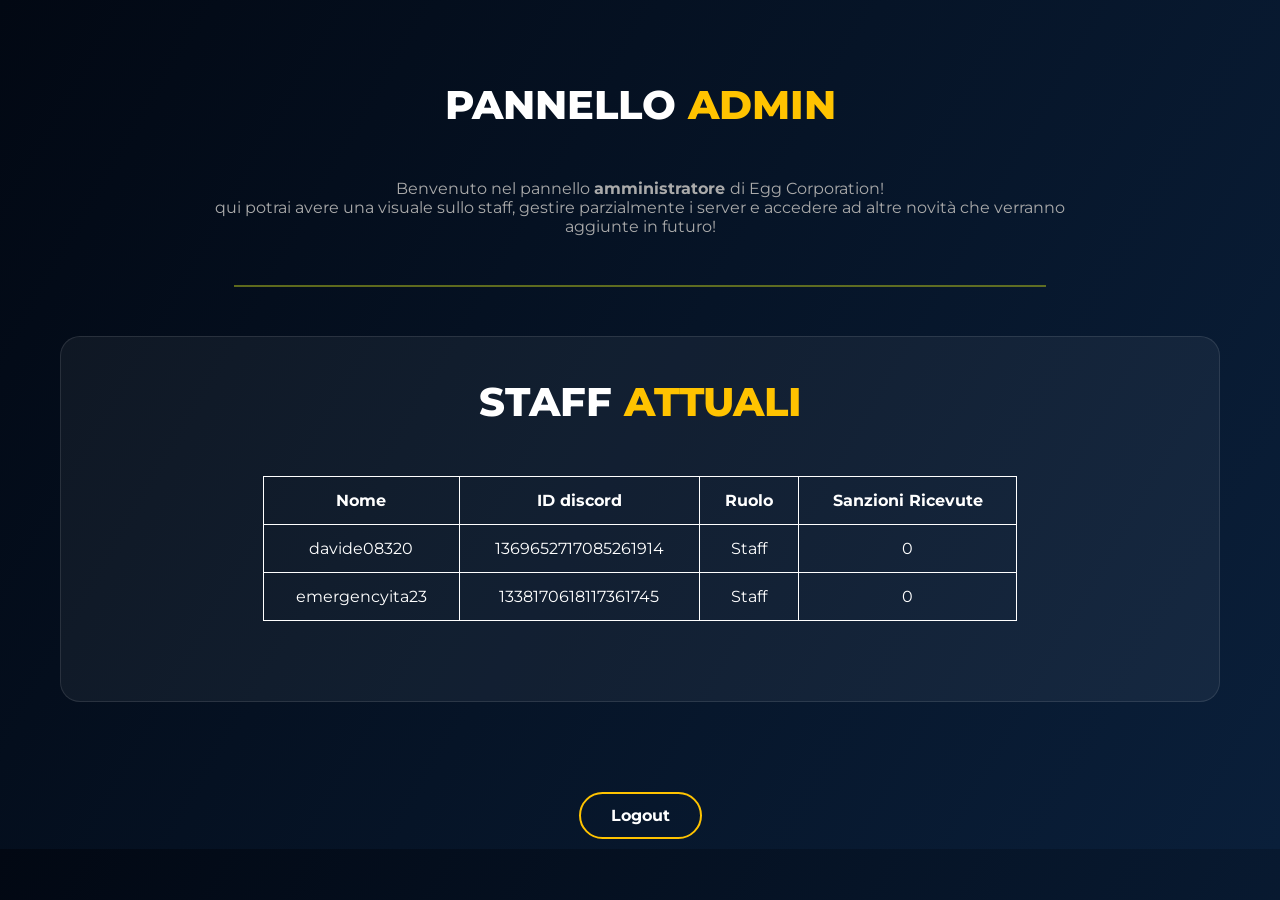
<file: admin.html>
<!DOCTYPE HTML>
<html lang="it">

<head>
<meta charset="UTF-8">
<title> Egg Corporation - Admin Panel </title>
  <link rel="stylesheet" href="style1.css">
  <meta name="viewport" content="width=device-width, initial-scale=1.0">
  <link rel="preconnect" href="https://fonts.googleapis.com">
  <link rel="preconnect" href="https://fonts.gstatic.com" crossorigin>
  <link rel="stylesheet" href="https://cdnjs.cloudflare.com/ajax/libs/font-awesome/6.5.0/css/all.min.css">
  <link rel="servers" href="servers.html">
  <link rel="icon" href="https://i.imgur.com/l7TrD3o.png" type="image/png">
  <link rel="preconnect" href="https://fonts.gstatic.com" crossorigin>
  <link href="https://fonts.googleapis.com/css2?family=Montserrat:wght@300;500;700;900&display=swap" rel="stylesheet">
  <link rel="stylesheet" href="https://cdnjs.cloudflare.com/ajax/libs/font-awesome/6.4.0/css/all.min.css">
  <meta name="viewport" content="width=device-width, initial-scale=1.0">

</head>

<body>
    

    <section id="stats-server">

        <div>
            <h2 class="section-title">PANNELLO <span>ADMIN</span></h2>

            <p style="text-align: center; color: #aaa;">Benvenuto nel pannello <b>amministratore </b> di Egg Corporation! <br>
            qui potrai avere una visuale sullo staff, gestire parzialmente i server e accedere ad altre novità che verranno <br>
            aggiunte in futuro!
        </p>
        </div>

        <br>

        <hr style="width: 70%; margin: 30px auto; border: none; border-top: 2px solid rgba(153, 167, 29, 0.6); box-shadow: 0 0 10px rgba(180. 80. 255. 0.5);">

        <br>

        <div class="servers-grid">
            <div class="card">
                <h2 class="section-title">STAFF <span>ATTUALI</span></h2>
            
                <table class="tabella-egg">
                <tr>
                    <th>Nome</th>
                    <th>ID discord</th>
                    <th>Ruolo</th>
                    <th>Sanzioni Ricevute</th>
                </tr>

                <tr>
                    <td>davide08320</td>
                    <td>1369652717085261914</td>
                    <td>Staff</td>
                    <td>0</td>
                </tr>

                <tr>
                    <td>emergencyita23</td>
                    <td>1338170618117361745</td>
                    <td>Staff</td> 
                    <td>0</td>
                </tr>

            </table>


            </div>
        </div>
       
    </section>

    <div style="text-align: center;">
    <a class="cta-btn cta-outline" href="index.html">Logout</a>
</div>


</body>

</body>
</file>
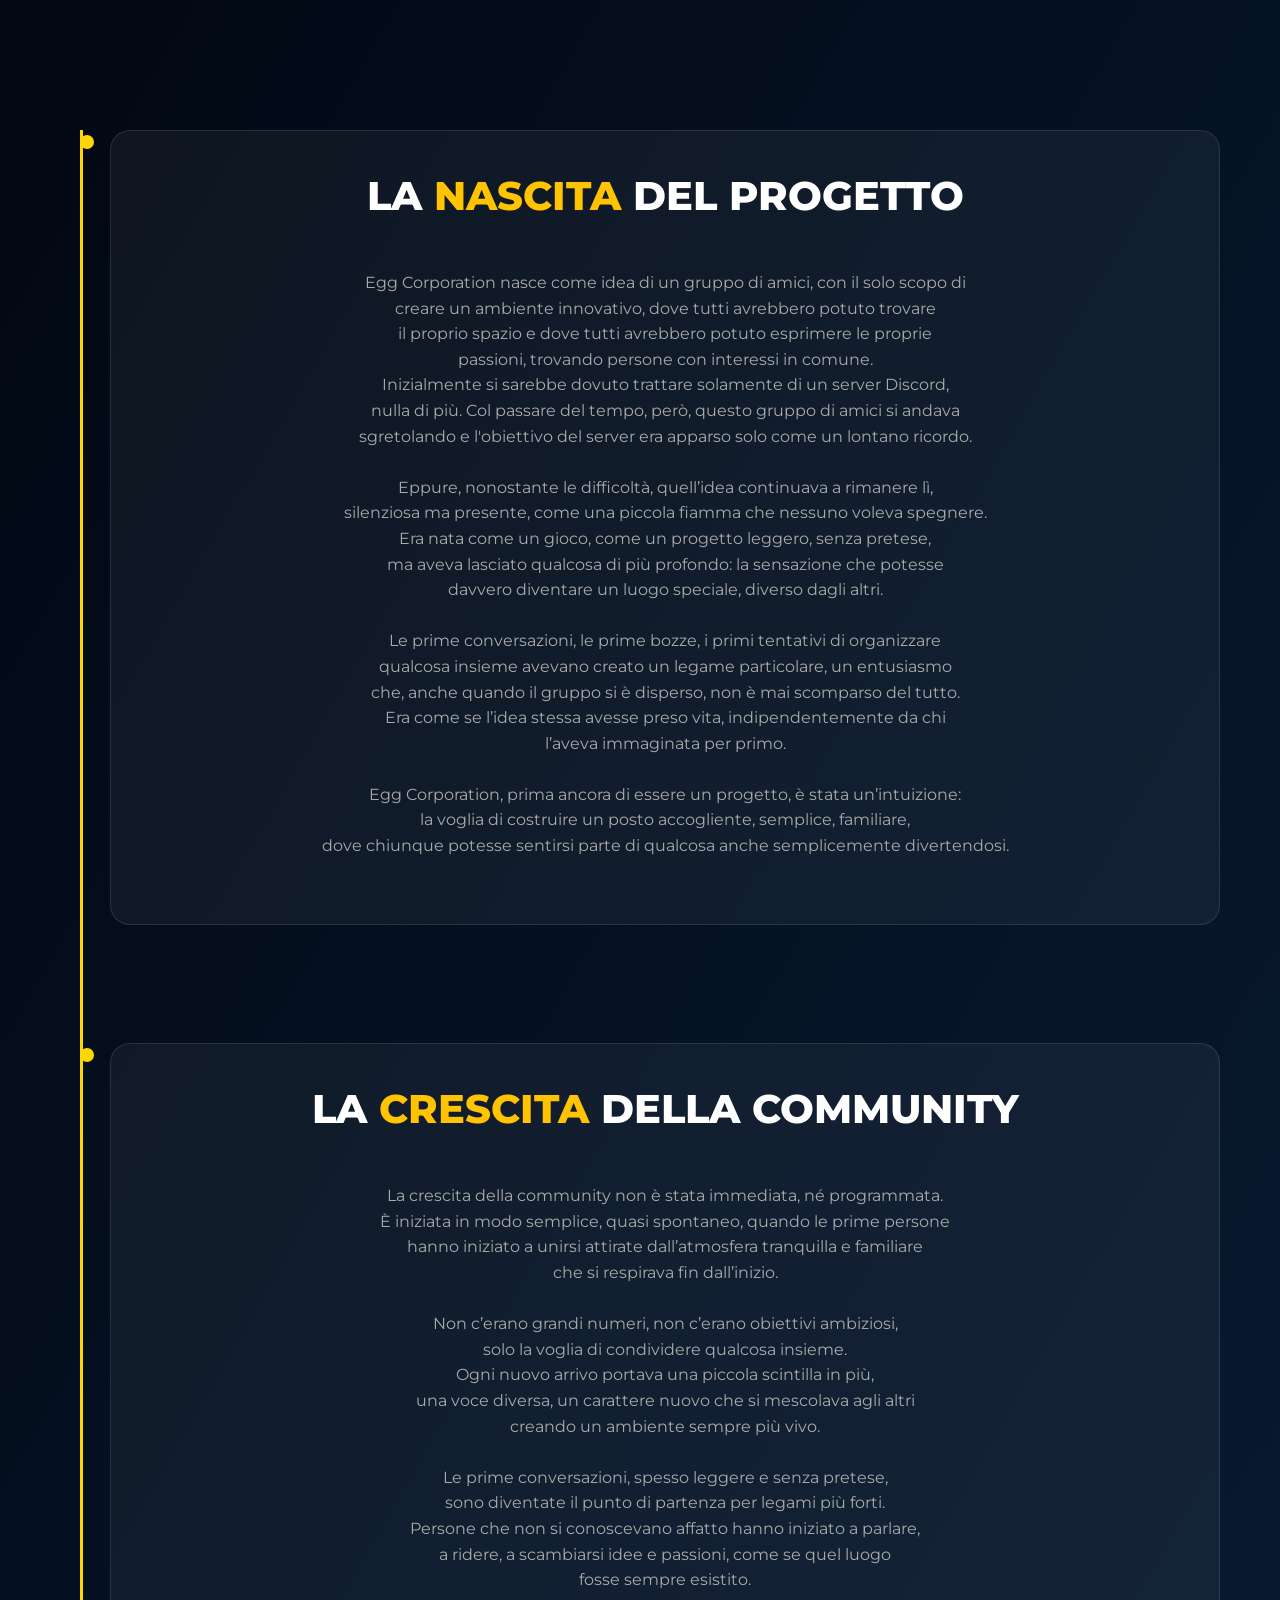
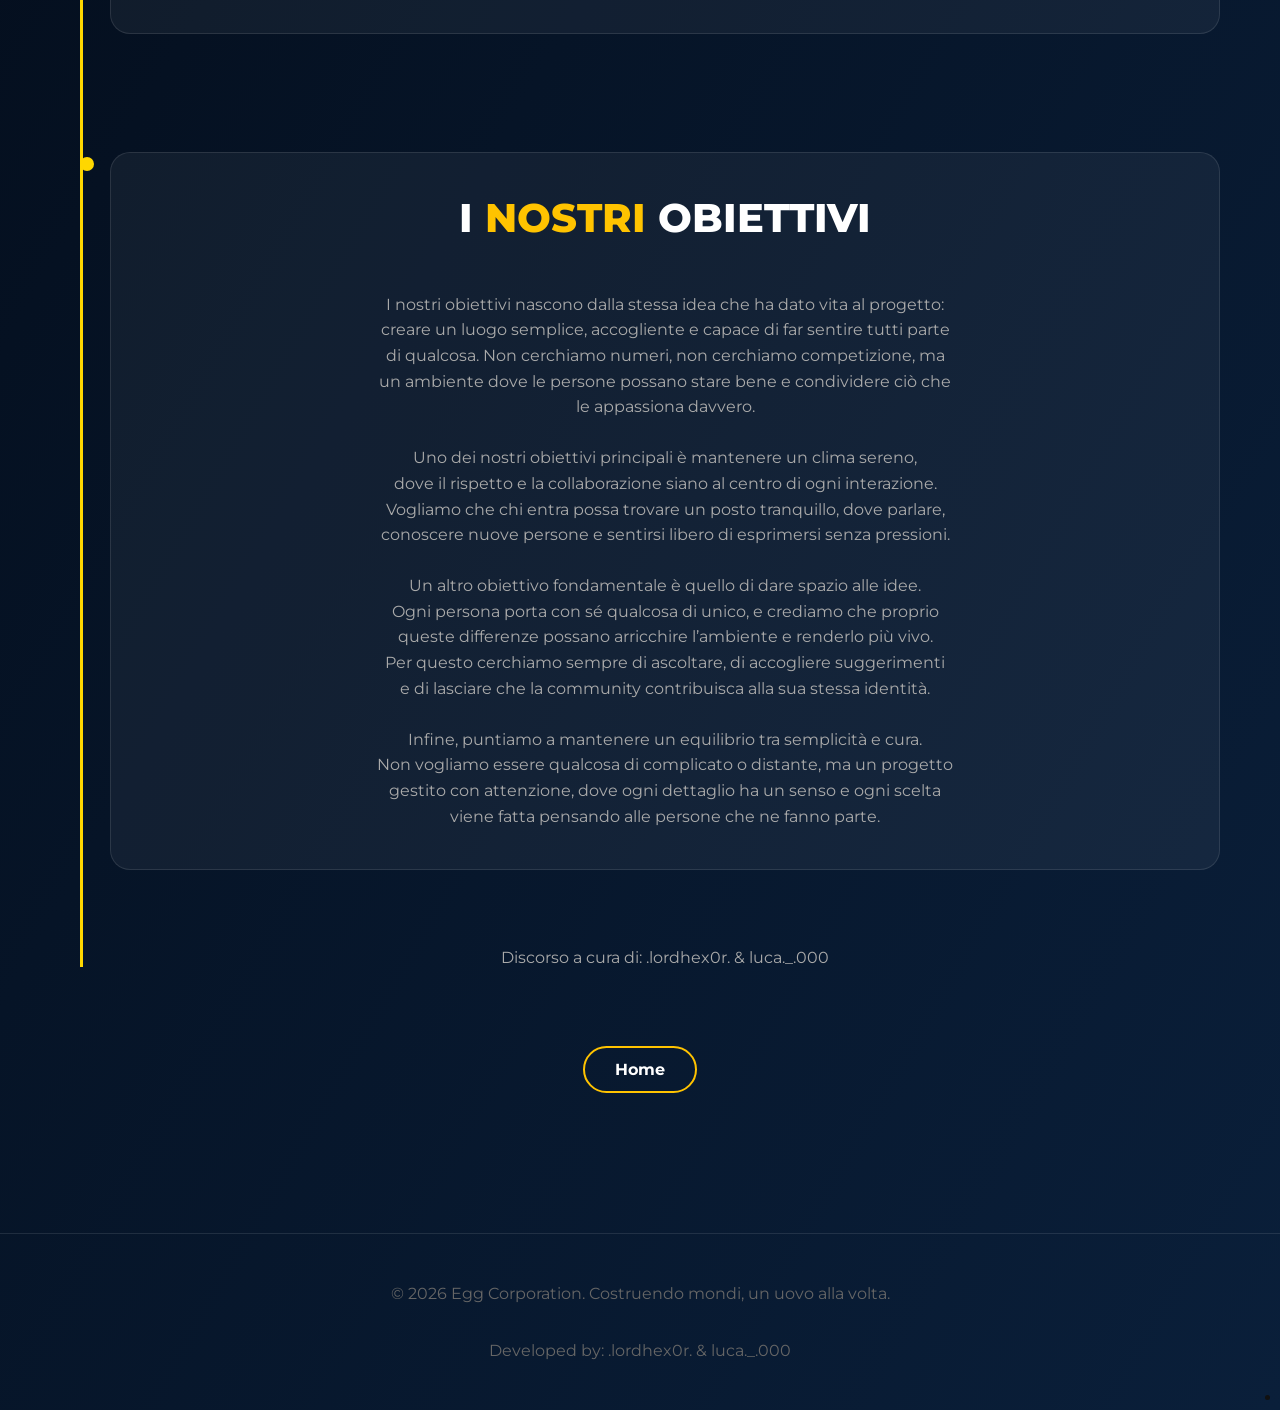
<file: chisiamo.html>
<!DOCTYPE HTML>
<html lang="it">

<head>
<meta charset="UTF-8">
<title> Egg Corporation - Chi siamo </title>
  <link rel="stylesheet" href="style1.css">
  <meta name="viewport" content="width=device-width, initial-scale=1.0">
  <link rel="preconnect" href="https://fonts.googleapis.com">
  <link rel="preconnect" href="https://fonts.gstatic.com" crossorigin>
  <link rel="stylesheet" href="https://cdnjs.cloudflare.com/ajax/libs/font-awesome/6.5.0/css/all.min.css">
  <link rel="servers" href="servers.html">
  <link rel="icon" href="https://i.imgur.com/l7TrD3o.png" type="image/png">
  <link rel="preconnect" href="https://fonts.gstatic.com" crossorigin>
  <link href="https://fonts.googleapis.com/css2?family=Montserrat:wght@300;500;700;900&display=swap" rel="stylesheet">
  <link rel="stylesheet" href="https://cdnjs.cloudflare.com/ajax/libs/font-awesome/6.4.0/css/all.min.css">
  <meta name="viewport" content="width=device-width, initial-scale=1.0">

</head>

<body>
  <section id="lastoria" style="text-align: center;">
<div class="tml-section">

    <div class="tml-line"></div>

    <div class="tml-item">
        <div class="tml-dot"></div>
        <div class="tml-content">
          <div class="servers-grid">
            <div class="card">
            <h2 class="section-title">La <span>nascita</span> del progetto</h2>
            <p>
Egg Corporation nasce come idea di un gruppo di amici, con il solo scopo di <br>
creare un ambiente innovativo, dove tutti avrebbero potuto trovare <br>
il proprio spazio e dove tutti avrebbero potuto esprimere le proprie <br>
passioni, trovando persone con interessi in comune. <br>
Inizialmente si sarebbe dovuto trattare solamente di un server Discord, <br>
nulla di più. Col passare del tempo, però, questo gruppo di amici si andava <br>
sgretolando e l'obiettivo del server era apparso solo come un lontano ricordo. <br><br>

Eppure, nonostante le difficoltà, quell’idea continuava a rimanere lì, <br>
silenziosa ma presente, come una piccola fiamma che nessuno voleva spegnere. <br>
Era nata come un gioco, come un progetto leggero, senza pretese, <br>
ma aveva lasciato qualcosa di più profondo: la sensazione che potesse <br>
davvero diventare un luogo speciale, diverso dagli altri. <br><br>

Le prime conversazioni, le prime bozze, i primi tentativi di organizzare <br>
qualcosa insieme avevano creato un legame particolare, un entusiasmo <br>
che, anche quando il gruppo si è disperso, non è mai scomparso del tutto. <br>
Era come se l’idea stessa avesse preso vita, indipendentemente da chi <br>
l’aveva immaginata per primo. <br><br>

Egg Corporation, prima ancora di essere un progetto, è stata un’intuizione: <br>
la voglia di costruire un posto accogliente, semplice, familiare, <br>
dove chiunque potesse sentirsi parte di qualcosa anche semplicemente divertendosi. <br><br>
            </p>
            </div>
          </div>
        </div>
    </div>
<br>
<br>
    <div class="tml-item">
        <div class="tml-dot"></div>
        <div class="tml-content">
           <div class="servers-grid">
              <div class="card">
            <h2 class="section-title">La <span>crescita</span> della community</h2>
            <p>
La crescita della community non è stata immediata, né programmata.<br>
È iniziata in modo semplice, quasi spontaneo, quando le prime persone<br>
hanno iniziato a unirsi attirate dall’atmosfera tranquilla e familiare<br>
che si respirava fin dall’inizio.<br><br>

Non c’erano grandi numeri, non c’erano obiettivi ambiziosi,<br>
solo la voglia di condividere qualcosa insieme.<br>
Ogni nuovo arrivo portava una piccola scintilla in più,<br>
una voce diversa, un carattere nuovo che si mescolava agli altri<br>
creando un ambiente sempre più vivo.<br><br>

Le prime conversazioni, spesso leggere e senza pretese,<br>
sono diventate il punto di partenza per legami più forti.<br>
Persone che non si conoscevano affatto hanno iniziato a parlare,<br>
a ridere, a scambiarsi idee e passioni, come se quel luogo<br>
fosse sempre esistito.<br>

            </p>
              </div>
            </div>
        </div>
    </div>
<br>
<br>
    <div class="tml-item">
        <div class="tml-dot"></div>
        <div class="tml-content">
           <div class="servers-grid">
              <div class="card">
            <h2 class="section-title">I <span>nostri</span> obiettivi</h2>
            <p>
I nostri obiettivi nascono dalla stessa idea che ha dato vita al progetto:<br>
creare un luogo semplice, accogliente e capace di far sentire tutti parte<br>
di qualcosa. Non cerchiamo numeri, non cerchiamo competizione, ma<br>
un ambiente dove le persone possano stare bene e condividere ciò che<br>
le appassiona davvero.<br><br>

Uno dei nostri obiettivi principali è mantenere un clima sereno,<br>
dove il rispetto e la collaborazione siano al centro di ogni interazione.<br>
Vogliamo che chi entra possa trovare un posto tranquillo, dove parlare,<br>
conoscere nuove persone e sentirsi libero di esprimersi senza pressioni.<br><br>

Un altro obiettivo fondamentale è quello di dare spazio alle idee.<br>
Ogni persona porta con sé qualcosa di unico, e crediamo che proprio<br>
queste differenze possano arricchire l’ambiente e renderlo più vivo.<br>
Per questo cerchiamo sempre di ascoltare, di accogliere suggerimenti<br>
e di lasciare che la community contribuisca alla sua stessa identità.<br><br>

Infine, puntiamo a mantenere un equilibrio tra semplicità e cura.<br>
Non vogliamo essere qualcosa di complicato o distante, ma un progetto<br>
gestito con attenzione, dove ogni dettaglio ha un senso e ogni scelta<br>
viene fatta pensando alle persone che ne fanno parte.<br>

            </p>
            </div>
            </div>
        </div>
    </div>
<br>
<br>
<p style="text-align: center; color: #aaa">Discorso a cura di: .lordhex0r. & luca._.000</p>
</div>
<br>
<a class="cta-btn cta-outline" href="index.html">Home</a>
</section>

    <footer>
        <p>&copy; 2026 Egg Corporation. Costruendo mondi, un uovo alla volta.</p>
		<br>
		<br>
		<p> Developed by: .lordhex0r. & luca._.000</p>
        <div class="secret-pixel" onclick="triggerParty()" title="NON TOCCARE"></div>
    </footer>  


</body>
</file>
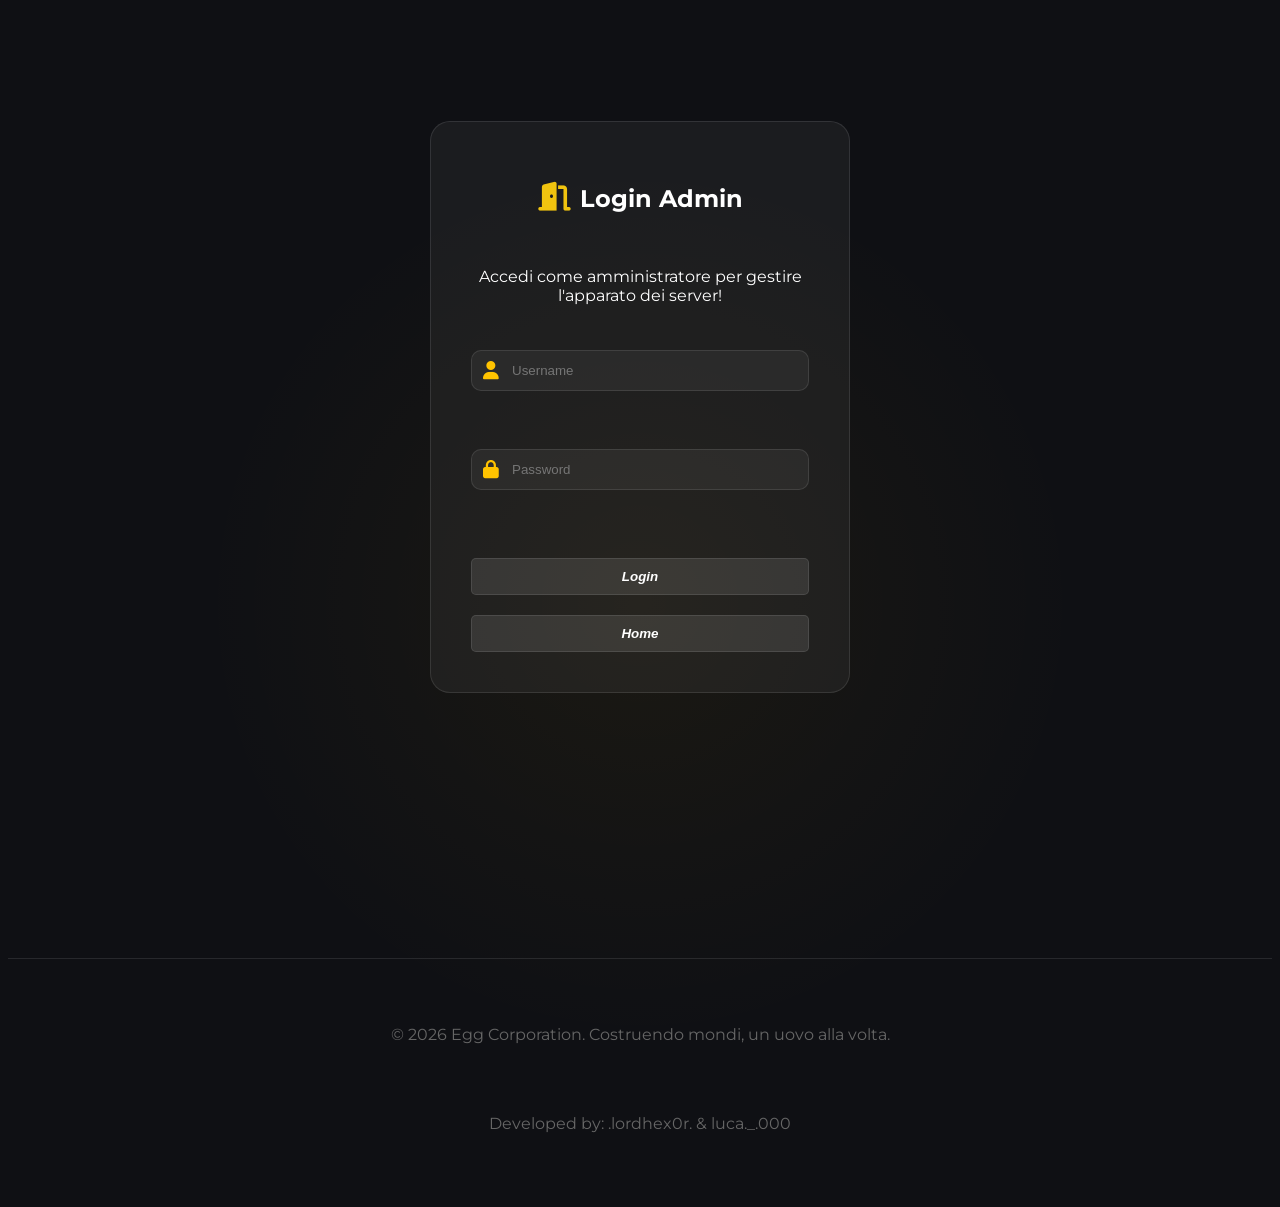
<file: login.html>
<!DOCTYPE html>
<html>
<head>
    <meta charset="UTF-8">
    <link rel="stylesheet" href="style2.css">
      <meta name="viewport" content="width=device-width, initial-scale=1.0">
  <link rel="preconnect" href="https://fonts.googleapis.com">
  <link rel="preconnect" href="https://fonts.gstatic.com" crossorigin>
  <link rel="stylesheet" href="https://cdnjs.cloudflare.com/ajax/libs/font-awesome/6.5.0/css/all.min.css">
  <link rel="servers" href="servers.html">
  <link rel="icon" href="https://i.imgur.com/l7TrD3o.png" type="image/png">
  <link rel="preconnect" href="https://fonts.gstatic.com" crossorigin>
  <link href="https://fonts.googleapis.com/css2?family=Montserrat:wght@300;500;700;900&display=swap" rel="stylesheet">
  <link rel="stylesheet" href="https://cdnjs.cloudflare.com/ajax/libs/font-awesome/6.4.0/css/all.min.css">
  <meta name="viewport" content="width=device-width, initial-scale=1.0">

    <div class="login-container"> 
        <div class ="card1">

        <form id="loginForm"> 
  
                
                    <h2><i class="fas fa-door-open" style="margin-right: 10px;"></i>Login Admin</h2>
                    <br>
                    <p>Accedi come amministratore per gestire l'apparato dei server!</p>
                    <br>
                    <div class="input-box">
                        <i class="fas fa-user"></i>
            <input type="text" id="username" placeholder="Username" required>
                    </div>
            <br>
            <br> 
            <div class="input-box">
                <i class="fas fa-lock"></i>
            <input type="password" id="password" placeholder="Password" required>
            </div>
            <br>
            <br> 
             <button class="copy1-btn" type="sumbit"><em>Login</em></button>
             <br>
            <button type="button" class="copy1-btn" onclick="window.location.href='index.html'"> <em>Home</em> </button>
            </div>

            
        </form> <p id="error" class="error"></p> 
        <br>
        <br>
        <p><em></em></p>
    </div>

    <p id="error" style="color:red;"></p>


    <footer>
        <p>&copy; 2026 Egg Corporation. Costruendo mondi, un uovo alla volta.</p>
		<br>
		<br>
		<p> Developed by: .lordhex0r. & luca._.000</p>
    </footer>


    

<script>
document.getElementById("loginForm").addEventListener("submit", function(e) {
    e.preventDefault();

    const validUser = "Adm!EggCorp.1";
    const validPass = "eggCorporationAdminAccess1";

    const user = document.getElementById("username").value;
    const pass = document.getElementById("password").value;

    if (user === validUser && pass === validPass) {
        window.location.href = "admin.html"; // Vai alla pagina admin
    } else {
        document.getElementById("error").textContent = "Credenziali errate.";
    }
});
</script>

</body>
</html>
</file>
<file: style1.css>
/* --- RESET E STILE BASE --- */
:root {
    --primary: #FFC300; /* Giallo Uovo */
    --primary-dark: #FF5733;
    --bg: #0f1014;
    --glass: rgba(255, 255, 255, 0.05);
    --border: rgba(255, 255, 255, 0.1);
    --text: #ffffff;
    --text-muted: #a1a1aa;
	--glass-slider: rgba(255, 255, 255, 0.05);
}

* { margin: 0; padding: 0; box-sizing: border-box; scroll-behavior: smooth; }

body {
    font-family: 'Montserrat', sans-serif;
    /*background-color: var(--bg);*/
    background: linear-gradient(120deg, #020813, #061427, #0a1f3a);
    animation: smoothScroll 18s ease infinite;
    
    color: var(--text);
    overflow-x: hidden;
    /*background-image: radial-gradient(circle at 50% 50%, rgba(255, 195, 0, 0.05) 0%, transparent 50%);*/
    /*transition: background 0.3s;*/
}

@keyframes smoothScroll { 0% { background-position: 0% 50%; } 50% { background-position: 100% 50%; } 100% { background-position: 0% 50%; } } 

/* --- PARTY MODE (Sfondo Arcobaleno) --- */
body.party-mode {
    animation: rainbow-flash 0.5s infinite;
}
@keyframes rainbow-flash {
    0% { background-color: #1a0000; }
    25% { background-color: #001a00; }
    50% { background-color: #00001a; }
    75% { background-color: #1a001a; }
    100% { background-color: #1a1a00; }
}

/* --- NAVBAR --- */
nav {
    position: fixed; top: 0; width: 100%; padding: 20px 50px;
    display: flex; justify-content: space-between; align-items: center;
    z-index: 1000; backdrop-filter: blur(10px); background: rgba(15, 16, 20, 0.8);
    border-bottom: 1px solid var(--border);
}
.logo { font-size: 1.8rem; font-weight: 900; letter-spacing: 2px; cursor: pointer; user-select: none; }
.logo span { color: var(--primary); }

.nav-links { display: flex; gap: 20px; align-items: center; }
.nav-links a { color: var(--text); text-decoration: none; font-weight: 500; text-transform: uppercase; font-size: 0.9rem; transition: 0.3s; }
.nav-links a:hover { color: var(--primary); }


header {
    min-height: 100vh; display: flex; flex-direction: column;
    justify-content: center; align-items: center; text-align: center;
    padding-top: 80px;
}

h1 {
    font-size: 5rem; line-height: 1; margin-bottom: 20px; color: white; position: relative;
}
h1:hover {
    animation: glitch-anim 0.3s cubic-bezier(.25, .46, .45, .94) both infinite;
    color: var(--primary);
}
h1:hover::before, h1:hover::after {
    content: attr(data-text); position: absolute; top: 0; left: 0; width: 100%; height: 100%;
}
h1:hover::before {
    left: 2px; text-shadow: -2px 0 #ff00c1; clip: rect(44px, 450px, 56px, 0);
    animation: glitch-anim-2 5s infinite linear alternate-reverse;
}
h1:hover::after {
    left: -2px; text-shadow: -2px 0 #00fff9; clip: rect(44px, 450px, 56px, 0);
    animation: glitch-anim-2 5s infinite linear alternate-reverse;
}
@keyframes glitch-anim {
    0% { transform: translate(0) } 20% { transform: translate(-2px, 2px) }
    40% { transform: translate(-2px, -2px) } 60% { transform: translate(2px, 2px) }
    80% { transform: translate(2px, -2px) } 100% { transform: translate(0) }
}

.cta-btn {
    background: var(--primary); color: #000; padding: 12px 30px; border-radius: 50px;
    font-weight: 700; text-decoration: none; display: inline-block; margin: 10px;
    transition: 0.2s; border: 2px solid var(--primary);
}
.cta-btn:hover { transform: scale(1.05); box-shadow: 0 0 20px var(--primary); }
.cta-outline { background: transparent; color: white; }

.hero-stats { display: flex; gap: 50px; margin: 40px 0; }
.stat-box { text-align: center; }
.stat-number { font-size: 2.5rem; font-weight: 900; color: var(--primary); display: block; }
.stat-label { font-size: 0.8rem; color: var(--text-muted); text-transform: uppercase; letter-spacing: 1px; }

section { padding: 80px 20px; max-width: 1200px; margin: 0 auto; }
.section-title { text-align: center; font-size: 2.5rem; margin-bottom: 50px; text-transform: uppercase; font-weight: 800; }
.section-title span { color: var(--primary); }

.servers-grid { display: grid; grid-template-columns: repeat(auto-fit, minmax(320px, 1fr)); gap: 40px; }
.card {
    background: var(--glass); border: 1px solid var(--border); border-radius: 20px; padding: 40px;
    text-align: center; transition: 0.3s; position: relative; overflow: hidden;
}
.card:hover { transform: translateY(-10px) scale(1.02); border-color: var(--primary); box-shadow: 0 10px 40px rgba(0,0,0,0.5); }
.card-icon { font-size: 4rem; margin-bottom: 20px; color: var(--primary); }
.copy-btn {
    background: rgba(255,255,255,0.1); border: 1px solid var(--border); color: #fff;
    padding: 10px 20px; border-radius: 5px; cursor: pointer; margin-top: 20px; width: 100%;
    font-weight: bold; transition: 0.2s;
}
.copy-btn:hover { background: var(--primary); color: #000; }

.gallery-grid { display: grid; grid-template-columns: repeat(auto-fit, minmax(250px, 1fr)); gap: 20px; }
.gallery-item {
    height: 200px; background: rgba(255,255,255,0.03); border: 1px solid var(--border); border-radius: 15px;
    display: flex; justify-content: center; align-items: center; color: #333; font-size: 3rem; transition: 0.3s;
}
.gallery-item:hover { border-color: var(--primary); color: var(--primary); box-shadow: 0 0 20px rgba(255,195,0,0.1); }

.staff-grid { display: grid; grid-template-columns: repeat(auto-fit, minmax(200px, 1fr)); gap: 30px; text-align: center; }
.staff-card img { width: 120px; height: 120px; border-radius: 50%; border: 3px solid var(--primary); margin-bottom: 15px; background: #222; object-fit: cover; }
.staff-role { color: var(--primary); font-size: 0.8rem; font-weight: 700; display: block; margin-top: 5px;}

.accordion { background: var(--glass); border: 1px solid var(--border); margin-bottom: 15px; border-radius: 10px; overflow: hidden; }
.accordion-header { padding: 20px; cursor: pointer; font-weight: 700; display: flex; justify-content: space-between; align-items: center; transition: 0.3s; }
.accordion-header:hover { background: rgba(255,255,255,0.05); color: var(--primary); }
.accordion-content { max-height: 0; overflow: hidden; transition: max-height 0.3s ease; padding: 0 20px; color: var(--text-muted); line-height: 1.6; }
.accordion-content p { padding-bottom: 20px; }

footer { padding: 50px; text-align: center; border-top: 1px solid var(--border); color: #666; position: relative; margin-top: 50px;}
.secret-pixel { position: absolute; bottom: 10px; right: 10px; width: 5px; height: 5px; background: #111; border-radius: 50%; cursor: help; z-index: 999; }
.secret-pixel:hover { background: var(--primary); }

.egg-rain { position: fixed; top: -50px; font-size: 2.5rem; z-index: 9999; pointer-events: none; animation: fall linear forwards; }
@keyframes fall { to { transform: translateY(110vh) rotate(360deg); } }

#toast { visibility: hidden; min-width: 250px; background-color: var(--primary); color: #000; text-align: center; border-radius: 5px; padding: 16px; position: fixed; bottom: 30px; left: 50%; transform: translateX(-50%); font-weight: bold; z-index: 2000; }
#toast.show { visibility: visible; animation: fadein 0.5s, fadeout 0.5s 2.5s; }
@keyframes fadein { from {bottom: 0; opacity: 0;} to {bottom: 30px; opacity: 1;} }
@keyframes fadeout { from {bottom: 30px; opacity: 1;} to {bottom: 0; opacity: 0;} }

@media (max-width: 768px) { h1 { font-size: 3rem; } .nav-links { display: none; } .hero-stats { flex-direction: column; gap: 20px; } }

#egg-loader {
    position: fixed;
    top: 0; left: 0; width: 100%; height: 100%;
    background-color: var(--bg);
    z-index: 999999;
    display: flex; flex-direction: column; justify-content: center; align-items: center;
    transition: opacity 0.5s ease, visibility 0.5s;
}

.egg-spinner {
    font-size: 5rem;
    animation: spin 1s infinite linear;
    margin-bottom: 20px;
    filter: drop-shadow(0 0 15px var(--primary));
}

.loading-text {
    font-family: 'Montserrat', sans-serif;
    color: var(--primary);
    font-weight: 900;
    letter-spacing: 3px;
    font-size: 1.2rem;
    animation: blink 1s infinite alternate;
}

@keyframes spin { 0% { transform: rotate(0deg); } 100% { transform: rotate(360deg); } }
@keyframes blink { 0% { opacity: 0.3; } 100% { opacity: 1; } }
.loader-hidden { opacity: 0; visibility: hidden; }

@media (max-width: 768px) {
    h1 { font-size: 3rem; }
    .nav-links { display: none; }
    .hero-stats { flex-direction: column; gap: 20px; }
}

@media (max-width: 480px) {
    header {
        padding-top: 100px;
    }

    h1 {
        font-size: 2.2rem;
    }

    section {
        padding: 40px 15px;
    }

    .card {
        padding: 25px;
    }

    .gallery-item {
        height: 150px;
    }
}


@media (max-width: 480px) {
    nav {
        padding: 15px 20px;
        justify-content: center !important;
    }

    .logo {
        margin: 0 auto;
        text-align: center;
        width: 100%;
    }
}


.social-iconse {
    display: flex;
    gap: 40px;
	justify-content: center;
}

.social-iconse img {
    width: 50px;      
    height: auto;
    cursor: pointer;
    transition: transform 0.2s ease;
}

.social-iconse img:hover {
    transform: scale(1.1);
}

.social-iconse i {
    color: white;
	font-size: 50px;
	
}


.card-slider {
    width: 100%;
    max-width: 650px;          /* larghezza del quadrante */
	 height: 480px;
    margin: 0 auto;
    position: relative;
    overflow: hidden;          /* mostra solo una slide */
    border-radius: 25px;
}

.card-track {
    display: flex;
    transition: transform 0.6s ease-in-out;
}

.card-slide {
    min-width: 100%;
	 height: 100%;
    background: rgba(255, 255, 255, 0.15);
	border: rgba(255, 255, 255, 0.25);
    border-radius: 20px;
    padding: 50px;
    text-align: center;
    box-sizing: border-box;
	backdrop-filter: blur(10px); 
}


.prezzi-link {
    color: #aaa;              /* testo bianco */
    text-decoration: none;     /* niente sottolineatura */
    font-weight: 500;
    position: relative;
    padding-right: 12px;       /* spazio per la freccia */
    transition: transform 0.2s ease, color 0.2s ease;
}

.prezzi-link::after {
    content: "›";              /* piccola freccina */
    position: absolute;
    right: 0;
    top: 0;
    color: #aaa;
    font-size: 1rem;
}

.prezzi-link:hover { transform: scale(1.1); /* ingrandisce leggermente */ color: #ffd700; /* giallo */ }

.prezzi-link:hover::after { color: #ffd700; /* freccina gialla */ } 


.lcc{
     display: flex; gap: 20px; /* distanza tra i link */ align-items: center; /* li allinea verticalmente */
}


.tml-section {
    position: relative;
    padding-left: 50px;
    margin-top: 50px;
    margin-bottom: 50px;
}

/* Linea verticale */
.tml-line {
    position: absolute;
    left: 20px;
    top: 0;
    bottom: 0;
    width: 3px;
    background: #ffd700;
}

/* Ogni elemento della timeline */
.tml-item {
    position: relative;
    margin-bottom: 40px;
    margin-top:40px;
}

/* Punto della timeline */
.tml-dot {
    width: 14px;
    height: 14px;
    background: #ffd700;
    border-radius: 50%;
    position: absolute;
    left: -30px;
    top: 5px;
}



.tml-content p {
    color: #aaa;
    margin-top: 8px;
    line-height: 1.6;
    text-align: center;
}


.partnersi{
    display: flex;
    justify-content: center;
    gap:60px;
    margin-top: 80px;
}

.bubble{
width: 120px; height: 120px; background: rgba(255,255,255,0.1); backdrop-filter: blur(10px); border-radius: 50%; display: flex; align-items: center; justify-content: center; padding: 20px; box-shadow: 0 0 20px rgba(255,255,255,0.15); transition: transform 0.3s; } 

.bubble img { width: 70%; height: auto; } /* Posizioni sfalsate */ 


.bubble:hover { transform: scale(1.1); }

.tabella-egg{
    width: 70%;
    margin: 40px auto;
    border-collapse: collapse;
    text-align: center;
    font-size: 16px;
}

.tabella-egg th,
.tabella-egg td {
    border: 1px solid white;
    padding: 14px 18px;
}

.tabella-egg th{
    font-weight: bold;
}


.disabled-link {
  pointer-events: none;
  color: gray;
  cursor: default;
}
</file>
<file: style2.css>
*,
*::before,
*::after {
    box-sizing: border-box;
}

:root {
    --primary: #FFC300; /* Giallo Uovo */
    --primary-dark: #FF5733;
    --bg: #0f1014;
    --glass: rgba(255, 255, 255, 0.05);
    --border: rgba(255, 255, 255, 0.1);
    --text: #ffffff;
    --text-muted: #a1a1aa;
	--glass-slider: rgba(255, 255, 255, 0.05);
}

body {
    font-family: 'Montserrat', sans-serif;
    background-color: var(--bg);
    color: var(--text);
    overflow-x: hidden;
    background-image: radial-gradient(circle at 50% 50%, rgba(255, 195, 0, 0.05) 0%, transparent 50%);
    transition: background 0.3s;
    justify-content: center;
}

.cta-gt{
    background: var(--primary); color: #000;
    border: 1px solid var(--border); border-radius: 12px; padding: 15px;
    text-align: center; position: relative; overflow: hidden;
    transition: 0.2s;
}

.btnn {
    background: var(--glass); border: 1px solid var(--border); border-radius: 10px; padding: 20px;
    text-align: center; transition: 0.3s; position: relative; overflow: hidden;
    color: white;
}

.login-container {
    display: flex;
    flex-direction: column;
    justify-content: center;
    align-items: center;
    height: 100vh;
    width: 450px;
    margin: 0 auto;
}


h2 i { 
    margin-right: 10px; 
    color: #f1c40f; /* colore icona */ 
    font-size: 1.2em; 
}

footer {
    
     padding: 50px; 
     text-align: center; 
     border-top: 1px solid var(--border); 
     color: #666; 
     position: relative; 
     margin-top: 50px;
}

.back-btn {
    text-decoration: none;
    display: inline-block;
}



.button-row {
    display: flex;
    gap: 20px;
    margin-top: 10px;
}

.servers-grid1 {
    display: flex;
    justify-content: center;
    align-items: center;
}

.card1 {
    background: var(--glass); border: 1px solid var(--border); border-radius: 20px; padding: 40px;
    text-align: center; transition: 0.3s; position: relative; overflow: hidden;
    width: 420px;
     margin: 0 auto;
}

.card1:hover { transform: translateY(-10px) scale(1.02); border-color: var(--primary); box-shadow: 0 10px 40px rgba(0,0,0,0.5); }


.card1-icon { font-size: 4rem; margin-bottom: 20px; color: var(--primary); }


.copy1-btn {
    background: rgba(255,255,255,0.1); border: 1px solid var(--border); color: #fff;
    padding: 10px 20px; border-radius: 5px; cursor: pointer; margin-top: 20px; width: 100%;
    font-weight: bold; transition: 0.2s;
}

.copy1-btn:hover { background: var(--primary); color: #000; }

.input-box { width: 100%; position: relative; margin: 10px 0; }

.input-box input { width: 100%; padding: 12px 12px 12px 40px; border-radius: 10px; background: var(--glass); border: 1px solid var(--border); color: white; }

.input-box i {
    position: absolute;
    left: 12px;
    top: 50%;
    transform: translateY(-50%);
    color: var(--primary);
    font-size: 18px;
}
</file>
